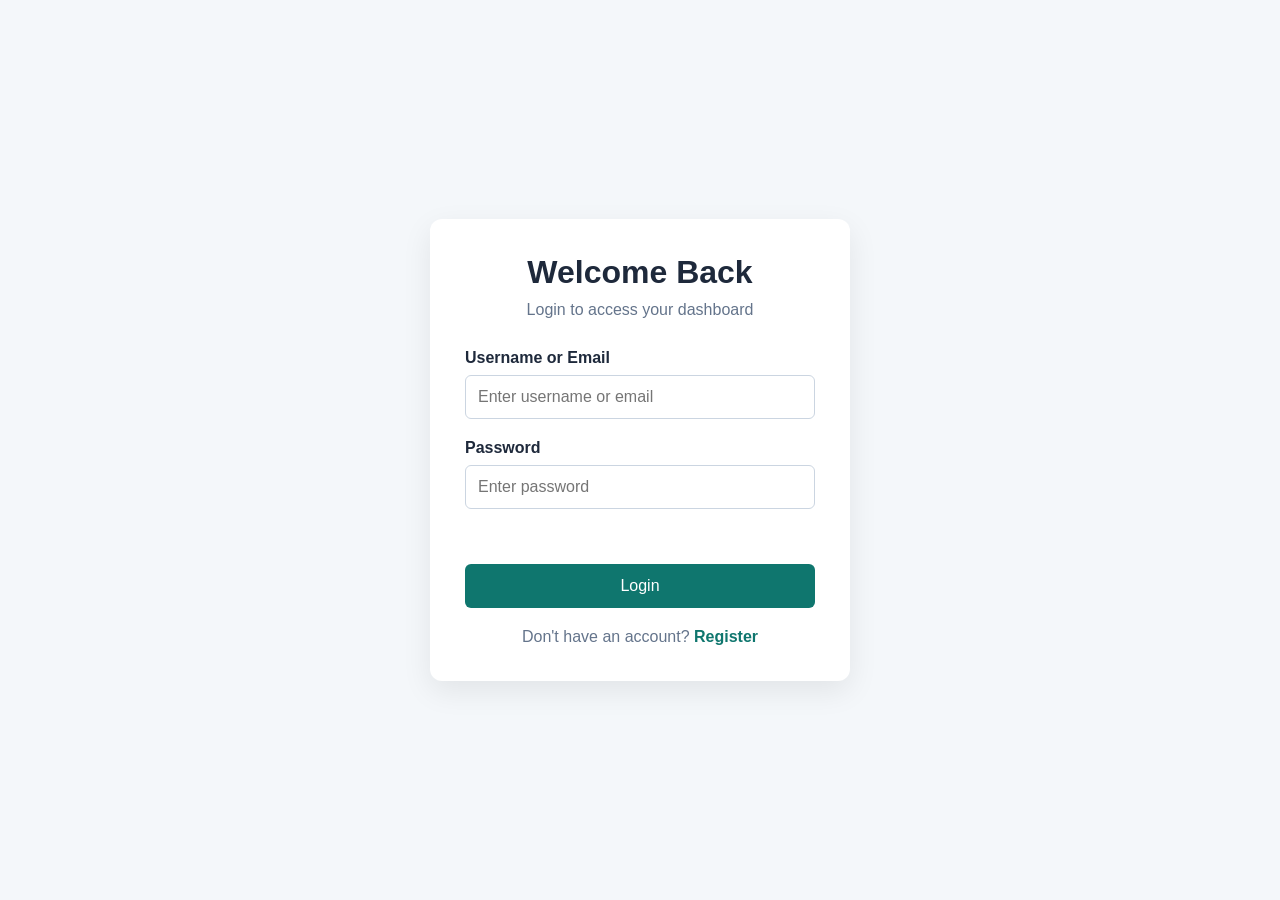
<file: Login-page/index.html>
<!DOCTYPE html>
<html lang="en">
<head>
    <meta charset="UTF-8">
    <meta name="viewport" content="width=device-width, initial-scale=1.0">

    <title>Login</title>

    <link rel="stylesheet" href="style.css">
</head>

<body>

    <div class="auth-container">

        <div class="auth-card">

            <h1>Welcome Back</h1>

            <p class="subtitle">
                Login to access your dashboard
            </p>


            <form id="loginForm">

                <div class="form-group">

                    <label for="loginUsername">
                        Username or Email
                    </label>

                    <input
                        type="text"
                        id="loginUsername"
                        placeholder="Enter username or email"
                    >

                </div>


                <div class="form-group">

                    <label for="loginPassword">
                        Password
                    </label>

                    <input
                        type="password"
                        id="loginPassword"
                        placeholder="Enter password"
                    >

                </div>


                <p id="loginMessage" class="message"></p>


                <button type="submit" class="btn">
                    Login
                </button>

            </form>


            <p class="switch-page">
                Don't have an account?
                <a href="register.html">Register</a>
            </p>

        </div>

    </div>


    <script src="script.js"></script>

</body>
</html>
</file>
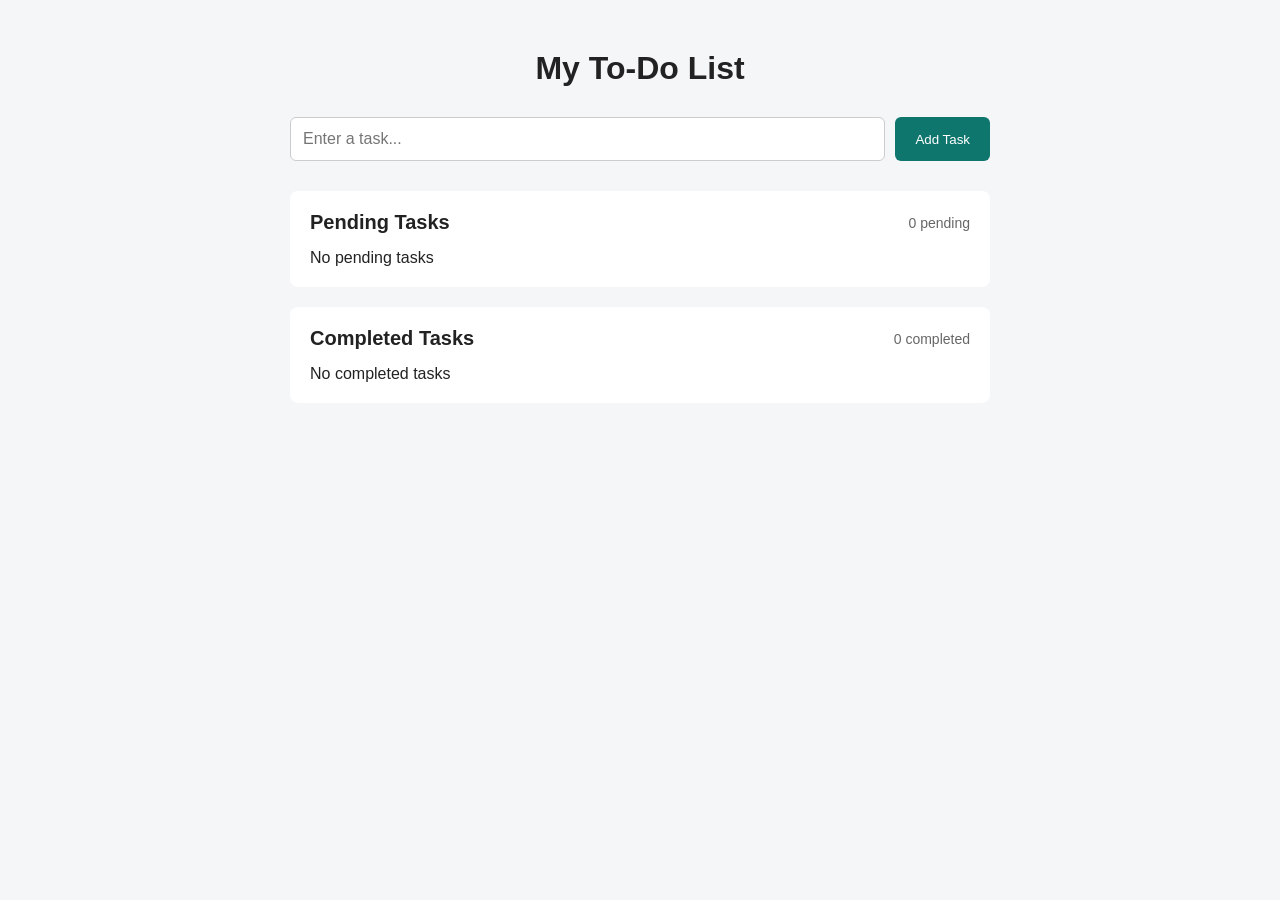
<file: to-do list/index.html>
<!DOCTYPE html>
<html lang="en">
<head>
    <meta charset="UTF-8">
    <meta name="viewport" content="width=device-width, initial-scale=1.0">

    <title>My To-Do List</title>

    <link rel="stylesheet" href="style.css">
</head>

<body>

    <main class="todo-container">

        <h1>My To-Do List</h1>

        <!-- Add Task -->
        <div class="task-input">
            <input
                type="text"
                id="taskInput"
                placeholder="Enter a task..."
            >

            <button id="addTaskBtn">
                Add Task
            </button>
        </div>


        <!-- Pending Tasks -->
        <section class="task-section">

            <div class="section-header">
                <h2>Pending Tasks</h2>

                <span id="pendingCount">
                    0 pending
                </span>
            </div>

            <ul id="pendingList"></ul>

            <p id="pendingEmpty">
                No pending tasks
            </p>

        </section>


        <!-- Completed Tasks -->
        <section class="task-section">

            <div class="section-header">
                <h2>Completed Tasks</h2>

                <span id="completedCount">
                    0 completed
                </span>
            </div>

            <ul id="completedList"></ul>

            <p id="completedEmpty">
                No completed tasks
            </p>

        </section>

    </main>


    <script src="script.js"></script>

</body>
</html>
</file>
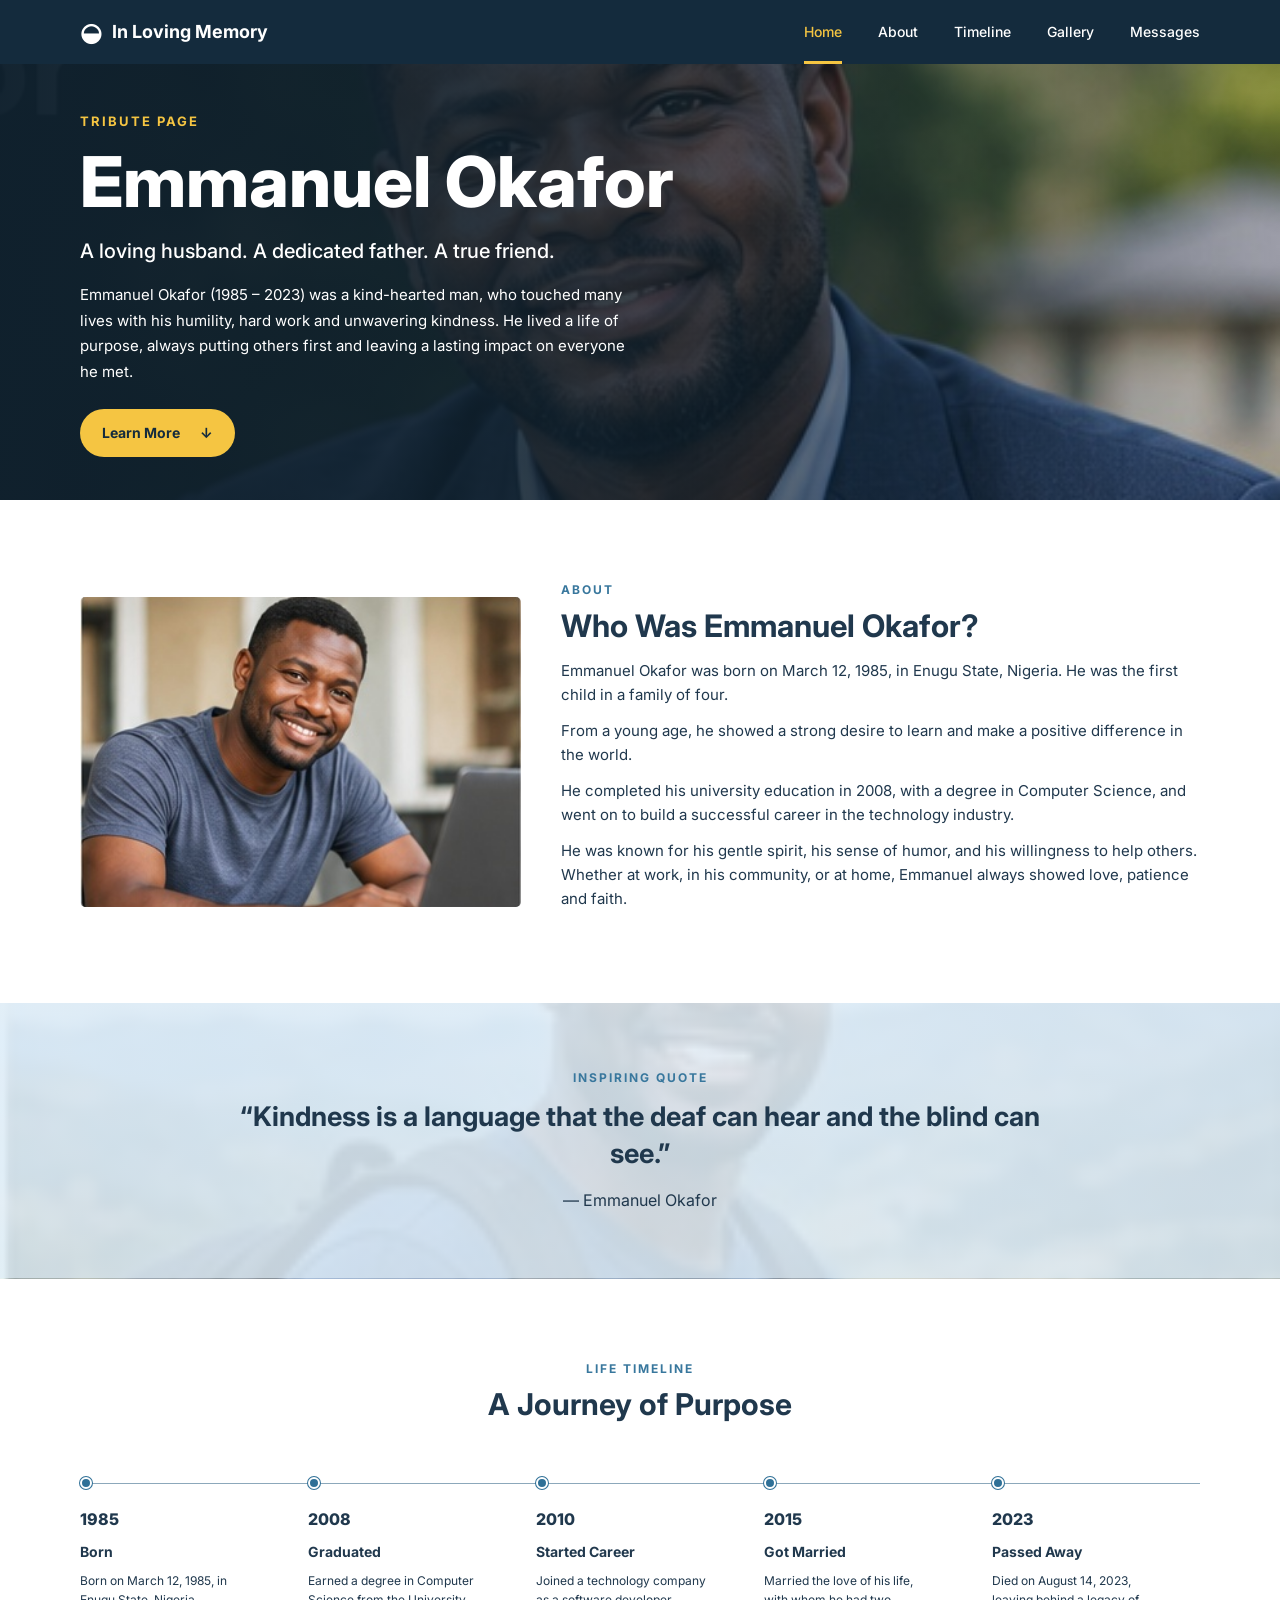
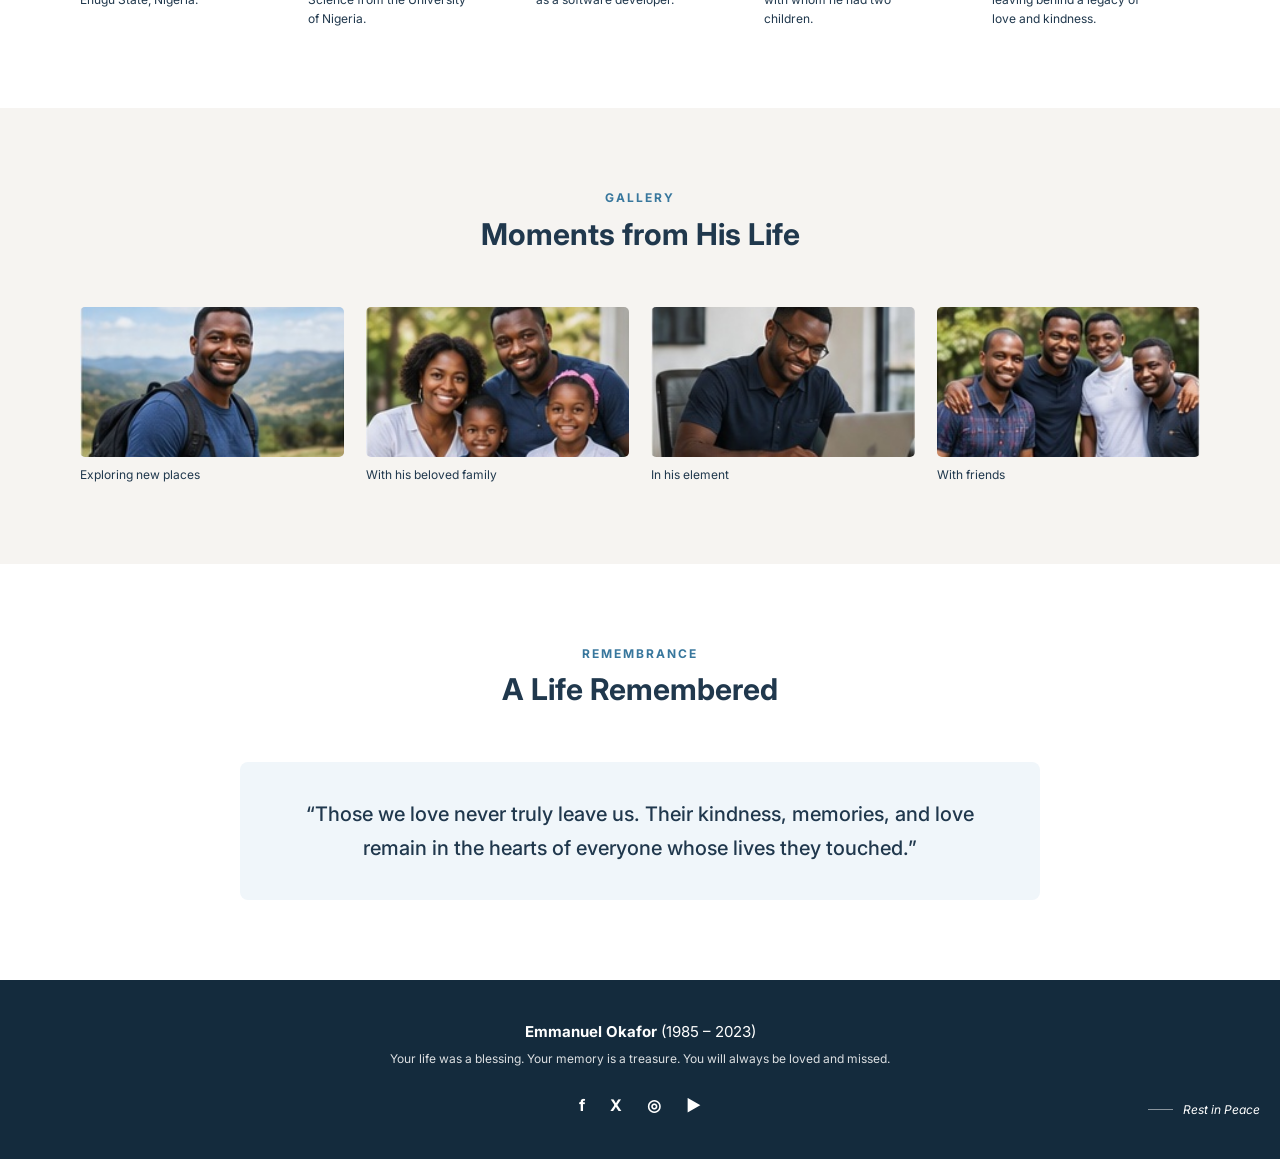
<file: tribute page/index.html>
<!DOCTYPE html>
<html lang="en">
<head>
    <meta charset="UTF-8">

    <meta
        name="viewport"
        content="width=device-width, initial-scale=1.0"
    >

    <title>In Loving Memory | Emmanuel Okafor</title>

    <!-- Google Font -->
    <link
        href="https://fonts.googleapis.com/css2?family=Inter:wght@400;500;600;700;800&display=swap"
        rel="stylesheet"
    >

    <!-- CSS -->
    <link rel="stylesheet" href="style.css">
</head>

<body>

    <!-- =========================
         NAVBAR
    ========================== -->

    <header class="navbar">

        <div class="nav-container">

            <a href="#home" class="logo">
                <span class="logo-icon">◒</span>
                <span>In Loving Memory</span>
            </a>

            <button class="menu-btn" id="menuBtn">
                ☰
            </button>

            <nav id="navMenu">

                <a href="#home" class="active">
                    Home
                </a>

                <a href="#about">
                    About
                </a>

                <a href="#timeline">
                    Timeline
                </a>

                <a href="#gallery">
                    Gallery
                </a>

                <a href="#messages">
                    Messages
                </a>

            </nav>

        </div>

    </header>


    <!-- =========================
         HERO SECTION
    ========================== -->

    <section class="hero" id="home">

        <div class="hero-overlay"></div>

        <div class="hero-container">

            <div class="hero-content">

                <span class="small-title">
                    TRIBUTE PAGE
                </span>

                <h1>
                    Emmanuel Okafor
                </h1>

                <h2>
                    A loving husband. A dedicated father. A true friend.
                </h2>

                <p>
                    Emmanuel Okafor (1985 – 2023) was a kind-hearted man,
                    who touched many lives with his humility, hard work
                    and unwavering kindness. He lived a life of purpose,
                    always putting others first and leaving a lasting
                    impact on everyone he met.
                </p>

                <a href="#about" class="hero-button">
                    Learn More
                    <span>↓</span>
                </a>

            </div>

        </div>

    </section>


    <!-- =========================
         ABOUT SECTION
    ========================== -->

    <section class="about section" id="about">

        <div class="container about-container">

            <div class="about-image">

                <img
                    src="images/emmanuel-about.jpg"
                    alt="Emmanuel Okafor smiling"
                >

            </div>

            <div class="about-content">

                <span class="section-label">
                    ABOUT
                </span>

                <h2>
                    Who Was Emmanuel Okafor?
                </h2>

                <p>
                    Emmanuel Okafor was born on March 12, 1985,
                    in Enugu State, Nigeria. He was the first child
                    in a family of four.
                </p>

                <p>
                    From a young age, he showed a strong desire
                    to learn and make a positive difference in
                    the world.
                </p>

                <p>
                    He completed his university education in 2008,
                    with a degree in Computer Science, and went on
                    to build a successful career in the technology
                    industry.
                </p>

                <p>
                    He was known for his gentle spirit, his sense
                    of humor, and his willingness to help others.
                    Whether at work, in his community, or at home,
                    Emmanuel always showed love, patience and faith.
                </p>

            </div>

        </div>

    </section>


    <!-- =========================
         QUOTE SECTION
    ========================== -->

    <section class="quote-section">

        <div class="quote-container">

            <span class="section-label">
                INSPIRING QUOTE
            </span>

            <blockquote>
                “Kindness is a language that the deaf can hear
                and the blind can see.”
            </blockquote>

            <p>
                — Emmanuel Okafor
            </p>

        </div>

    </section>


    <!-- =========================
         TIMELINE
    ========================== -->

    <section class="timeline section" id="timeline">

        <div class="container">

            <div class="section-heading">

                <span class="section-label">
                    LIFE TIMELINE
                </span>

                <h2>
                    A Journey of Purpose
                </h2>

            </div>


            <div class="timeline-wrapper">

                <!-- 1985 -->

                <div class="timeline-item">

                    <div class="timeline-dot"></div>

                    <span class="year">
                        1985
                    </span>

                    <h3>
                        Born
                    </h3>

                    <p>
                        Born on March 12, 1985,
                        in Enugu State, Nigeria.
                    </p>

                </div>


                <!-- 2008 -->

                <div class="timeline-item">

                    <div class="timeline-dot"></div>

                    <span class="year">
                        2008
                    </span>

                    <h3>
                        Graduated
                    </h3>

                    <p>
                        Earned a degree in Computer Science
                        from the University of Nigeria.
                    </p>

                </div>


                <!-- 2010 -->

                <div class="timeline-item">

                    <div class="timeline-dot"></div>

                    <span class="year">
                        2010
                    </span>

                    <h3>
                        Started Career
                    </h3>

                    <p>
                        Joined a technology company
                        as a software developer.
                    </p>

                </div>


                <!-- 2015 -->

                <div class="timeline-item">

                    <div class="timeline-dot"></div>

                    <span class="year">
                        2015
                    </span>

                    <h3>
                        Got Married
                    </h3>

                    <p>
                        Married the love of his life,
                        with whom he had two children.
                    </p>

                </div>


                <!-- 2023 -->

                <div class="timeline-item">

                    <div class="timeline-dot"></div>

                    <span class="year">
                        2023
                    </span>

                    <h3>
                        Passed Away
                    </h3>

                    <p>
                        Died on August 14, 2023,
                        leaving behind a legacy of
                        love and kindness.
                    </p>

                </div>

            </div>

        </div>

    </section>


    <!-- =========================
         GALLERY
    ========================== -->

    <section class="gallery section" id="gallery">

        <div class="container">

            <div class="section-heading">

                <span class="section-label">
                    GALLERY
                </span>

                <h2>
                    Moments from His Life
                </h2>

            </div>


            <div class="gallery-grid">

                <!-- IMAGE 1 -->

                <div class="gallery-item">

                    <img
                        src="images/gallery-1.jpg"
                        alt="Emmanuel exploring new places"
                    >

                    <p>
                        Exploring new places
                    </p>

                </div>


                <!-- IMAGE 2 -->

                <div class="gallery-item">

                    <img
                        src="images/gallery-2.jpg"
                        alt="Emmanuel with his family"
                    >

                    <p>
                        With his beloved family
                    </p>

                </div>


                <!-- IMAGE 3 -->

                <div class="gallery-item">

                    <img
                        src="images/gallery-3.jpg"
                        alt="Emmanuel working"
                    >

                    <p>
                        In his element
                    </p>

                </div>


                <!-- IMAGE 4 -->

                <div class="gallery-item">

                    <img
                        src="images/gallery-4.jpg"
                        alt="Emmanuel with friends"
                    >

                    <p>
                        With friends
                    </p>

                </div>

            </div>

        </div>

    </section>


    <!-- =========================
         MESSAGES SECTION
    ========================== -->

    <section class="messages section" id="messages">

        <div class="container">

            <div class="section-heading">

                <span class="section-label">
                    REMEMBRANCE
                </span>

                <h2>
                    A Life Remembered
                </h2>

            </div>

            <div class="message-box">

                <p>
                    “Those we love never truly leave us.
                    Their kindness, memories, and love
                    remain in the hearts of everyone
                    whose lives they touched.”
                </p>

            </div>

        </div>

    </section>


    <!-- =========================
         FOOTER
    ========================== -->

    <footer>

        <div class="footer-container">

            <h3>
                Emmanuel Okafor
                <span>(1985 – 2023)</span>
            </h3>

            <p>
                Your life was a blessing.
                Your memory is a treasure.
                You will always be loved and missed.
            </p>

            <div class="social-icons">

                <a href="#">f</a>

                <a href="#">X</a>

                <a href="#">◎</a>

                <a href="#">▶</a>

            </div>

            <div class="rest">

                <span></span>

                <i>
                    Rest in Peace
                </i>

            </div>

        </div>

    </footer>


    <!-- JavaScript -->
    <script src="index.js"></script>

</body>
</html>
</file>
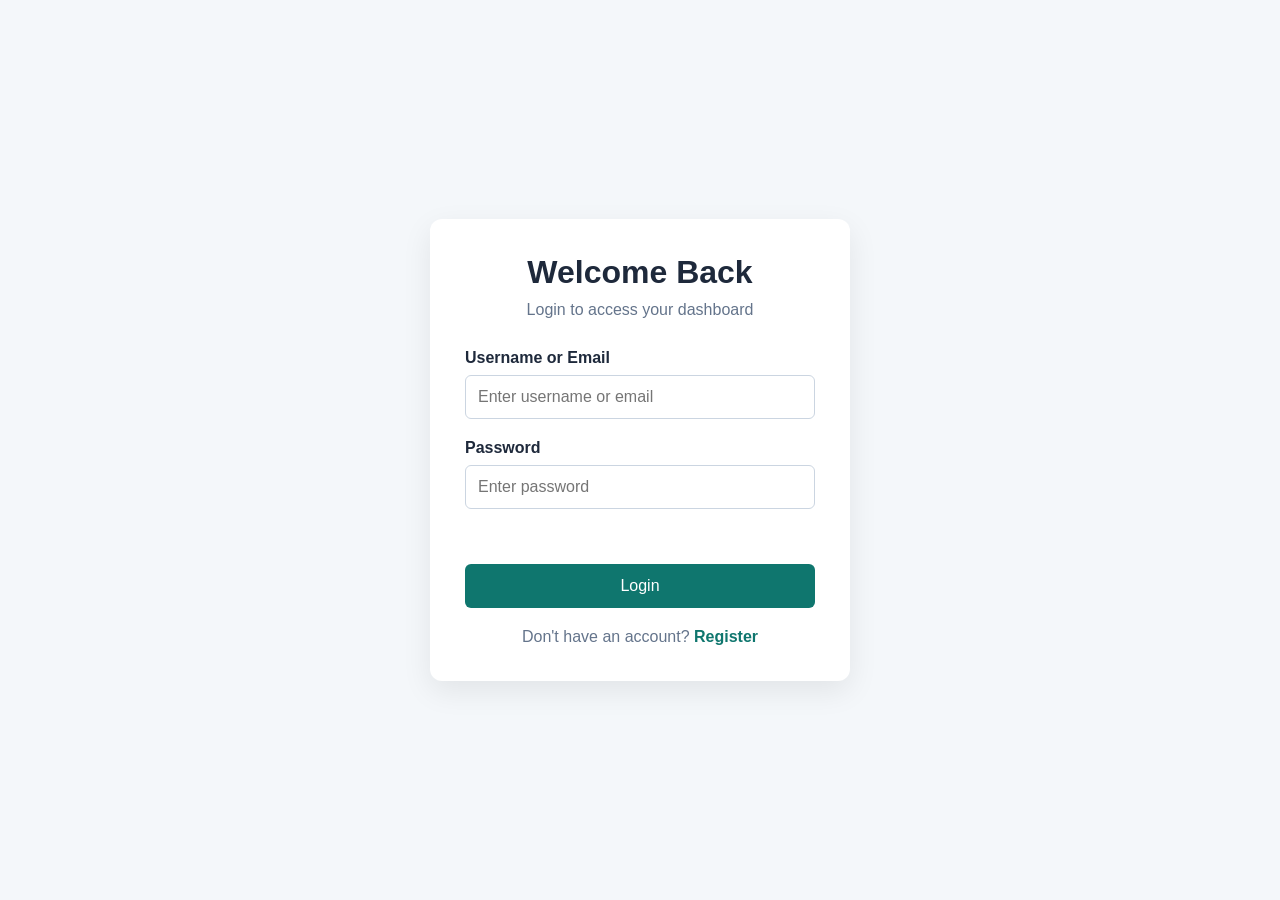
<file: Login-page/dashboard.html>
<!DOCTYPE html>
<html lang="en">
<head>

    <meta charset="UTF-8">

    <meta
        name="viewport"
        content="width=device-width, initial-scale=1.0"
    >

    <title>Dashboard</title>

    <link rel="stylesheet" href="style.css">

</head>

<body>

    <div class="dashboard">

        <div class="dashboard-card">

            <h1>Dashboard</h1>

            <p id="welcomeMessage">
                Welcome!
            </p>

            <p>
                You have successfully logged in.
            </p>

            <button id="logoutBtn" class="btn logout-btn">
                Logout
            </button>

        </div>

    </div>


    <script src="script.js"></script>

</body>
</html>
</file>
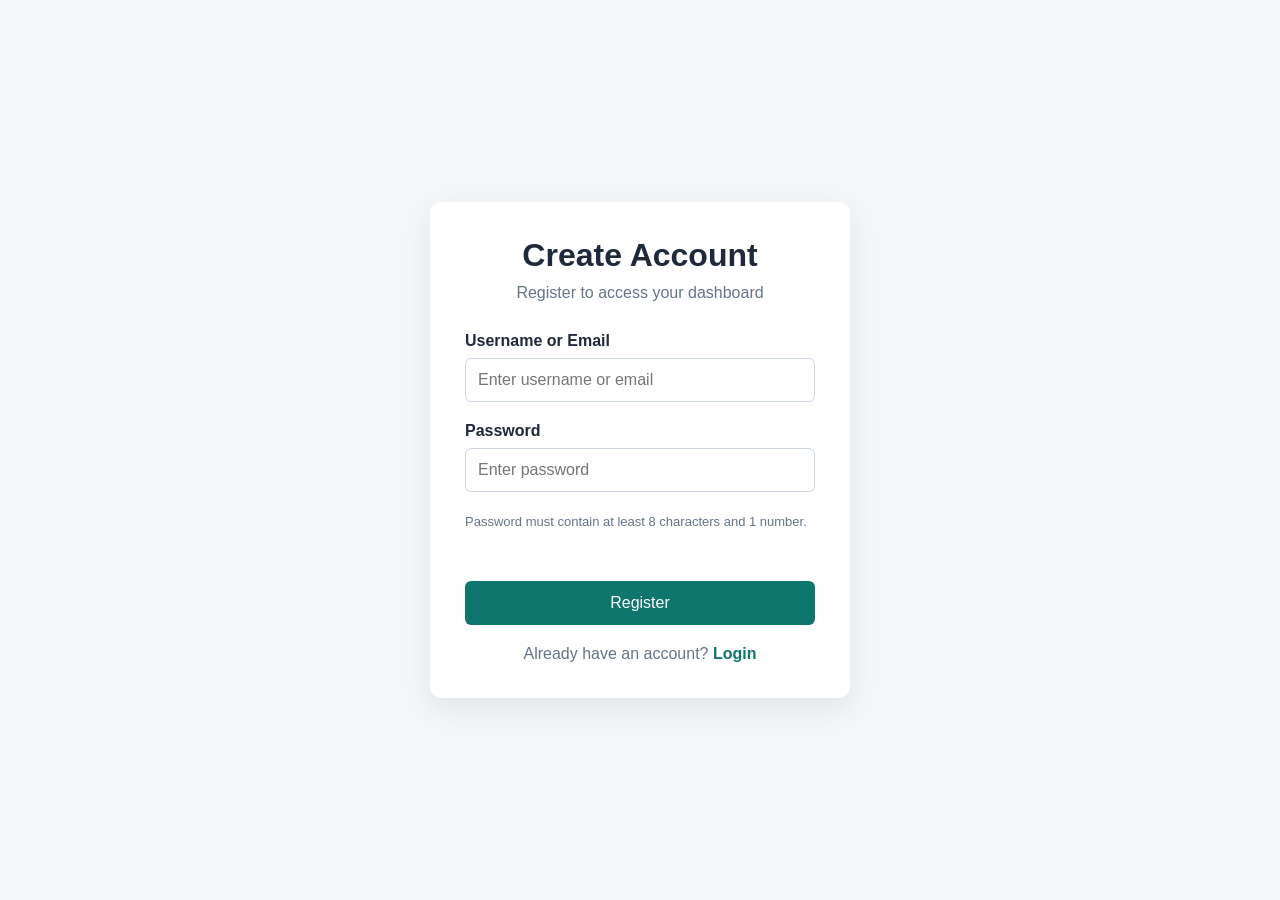
<file: Login-page/register.html>
<!DOCTYPE html>
<html lang="en">
<head>
    <meta charset="UTF-8">
    <meta name="viewport" content="width=device-width, initial-scale=1.0">
    <title>Register</title>

    <link rel="stylesheet" href="style.css">
</head>

<body>

    <div class="auth-container">

        <div class="auth-card">

            <h1>Create Account</h1>

            <p class="subtitle">
                Register to access your dashboard
            </p>

            <form id="registerForm">

                <div class="form-group">
                    <label for="registerUsername">
                        Username or Email
                    </label>

                    <input
                        type="text"
                        id="registerUsername"
                        placeholder="Enter username or email"
                    >
                </div>


                <div class="form-group">
                    <label for="registerPassword">
                        Password
                    </label>

                    <input
                        type="password"
                        id="registerPassword"
                        placeholder="Enter password"
                    >
                </div>


                <p class="password-info">
                    Password must contain at least 8 characters
                    and 1 number.
                </p>


                <p id="registerMessage" class="message"></p>


                <button type="submit" class="btn">
                    Register
                </button>

            </form>


            <p class="switch-page">
                Already have an account?
                <a href="index.html">Login</a>
            </p>

        </div>

    </div>


    <script src="script.js"></script>

</body>
</html>
</file>
<file: Login-page/style.css>
* {
    margin: 0;
    padding: 0;
    box-sizing: border-box;
}


body {
    font-family: Arial, sans-serif;
    background-color: #f4f7fa;
    color: #1e293b;
}


/* AUTH PAGES */

.auth-container {
    min-height: 100vh;

    display: flex;
    justify-content: center;
    align-items: center;

    padding: 20px;
}


.auth-card {
    width: 100%;
    max-width: 420px;

    background-color: white;

    padding: 35px;

    border-radius: 12px;

    box-shadow: 0 10px 30px rgba(0, 0, 0, 0.08);
}


.auth-card h1 {
    text-align: center;
    margin-bottom: 10px;
}


.subtitle {
    text-align: center;

    color: #64748b;

    margin-bottom: 30px;
}


/* FORM */

.form-group {
    margin-bottom: 20px;
}


.form-group label {
    display: block;

    margin-bottom: 8px;

    font-weight: bold;
}


.form-group input {
    width: 100%;

    padding: 12px;

    border: 1px solid #cbd5e1;

    border-radius: 6px;

    font-size: 16px;

    outline: none;
}


.form-group input:focus {
    border-color: #0f766e;
}


.password-info {
    font-size: 13px;

    color: #64748b;

    margin-bottom: 15px;

    line-height: 1.5;
}


/* BUTTON */

.btn {
    width: 100%;

    padding: 13px;

    border: none;

    border-radius: 6px;

    background-color: #0f766e;

    color: white;

    font-size: 16px;

    cursor: pointer;
}


.btn:hover {
    background-color: #115e59;
}


/* MESSAGES */

.message {
    min-height: 20px;

    margin-bottom: 15px;

    font-size: 14px;
}


.success {
    color: #15803d;
}


.error {
    color: #dc2626;
}


/* SWITCH LOGIN / REGISTER */

.switch-page {
    text-align: center;

    margin-top: 20px;

    color: #64748b;
}


.switch-page a {
    color: #0f766e;

    font-weight: bold;

    text-decoration: none;
}


/* DASHBOARD */

.dashboard {
    min-height: 100vh;

    display: flex;

    justify-content: center;

    align-items: center;

    padding: 20px;
}


.dashboard-card {
    width: 100%;

    max-width: 500px;

    background-color: white;

    padding: 40px;

    border-radius: 12px;

    text-align: center;

    box-shadow: 0 10px 30px rgba(0, 0, 0, 0.08);
}


.dashboard-card h1 {
    margin-bottom: 20px;
}


.dashboard-card p {
    margin-bottom: 15px;

    color: #64748b;
}


.logout-btn {
    margin-top: 20px;
}
</file>
<file: to-do list/style.css>
* {
    margin: 0;
    padding: 0;
    box-sizing: border-box;
}

body {
    font-family: Arial, sans-serif;
    background: #f4f6f8;
    color: #222;
}

.todo-container {
    width: 90%;
    max-width: 700px;
    margin: 50px auto;
}

h1 {
    text-align: center;
    margin-bottom: 30px;
}


/* Add Task */

.task-input {
    display: flex;
    gap: 10px;
    margin-bottom: 30px;
}

.task-input input {
    flex: 1;
    padding: 12px;

    border: 1px solid #ccc;
    border-radius: 6px;

    font-size: 16px;
}

.task-input button {
    padding: 12px 20px;

    border: none;
    border-radius: 6px;

    background: #0F766E;
    color: white;

    cursor: pointer;
}

.task-input button:hover {
    background: #1d4ed8;
}


/* Sections */

.task-section {
    background: white;

    padding: 20px;
    margin-bottom: 20px;

    border-radius: 8px;
}

.section-header {
    display: flex;
    justify-content: space-between;
    align-items: center;

    margin-bottom: 15px;
}

.section-header h2 {
    font-size: 20px;
}

.section-header span {
    font-size: 14px;
    color: #666;
}


/* Task list */

ul {
    list-style: none;
}


/* Individual task */

.task-item {
    display: flex;
    align-items: center;
    gap: 10px;

    padding: 12px;

    border-bottom: 1px solid #eee;
}

.task-text {
    flex: 1;
}


/* Completed task */

.completed .task-text {
    text-decoration: line-through;
    color: #888;
}


/* Buttons */

.task-item button {
    border: none;
    padding: 6px 10px;

    border-radius: 5px;

    cursor: pointer;
}

.edit-btn {
    background: #facc15;
}

.delete-btn {
    background: #ef4444;
    color: white;
}


/* Timestamp */

.task-time {
    font-size: 12px;
    color: #999;
}


/* Empty messages */

.empty-message {
    color: #888;
    text-align: center;
    padding: 15px;
}
</file>
<file: tribute page/style.css>
/* =========================
   RESET
========================= */

* {
    margin: 0;
    padding: 0;
    box-sizing: border-box;
}

html {
    scroll-behavior: smooth;
}

body {
    font-family: "Inter", sans-serif;
    color: #20384d;
    background: #ffffff;
    line-height: 1.6;
}

img {
    width: 100%;
    display: block;
}

a {
    text-decoration: none;
    color: inherit;
}


/* =========================
   GENERAL
========================= */

.container {
    width: min(1120px, 90%);
    margin: auto;
}

.section {
    padding: 80px 0;
}

.section-label {
    display: block;
    color: #38779d;
    font-size: 12px;
    font-weight: 700;
    letter-spacing: 2px;
    margin-bottom: 8px;
}

.section-heading {
    text-align: center;
    margin-bottom: 55px;
}

.section-heading h2 {
    font-size: 30px;
    line-height: 1.2;
}


/* =========================
   NAVBAR
========================= */

.navbar {
    position: fixed;
    width: 100%;
    top: 0;
    left: 0;
    z-index: 1000;

    background: #142b3d;
    color: white;
}

.nav-container {
    width: min(1120px, 90%);
    height: 64px;
    margin: auto;

    display: flex;
    align-items: center;
    justify-content: space-between;
}

.logo {
    display: flex;
    align-items: center;
    gap: 10px;

    font-size: 18px;
    font-weight: 700;
}

.logo-icon {
    font-size: 25px;
}

nav {
    display: flex;
    align-items: center;
    gap: 36px;
}

nav a {
    height: 64px;

    display: flex;
    align-items: center;

    font-size: 14px;
    font-weight: 500;

    position: relative;
}

nav a::after {
    content: "";

    position: absolute;

    bottom: 0;
    left: 0;

    width: 0;
    height: 3px;

    background: #f5c542;

    transition: 0.3s;
}

nav a:hover::after,
nav a.active::after {
    width: 100%;
}

nav a.active {
    color: #f5c542;
}

.menu-btn {
    display: none;

    border: none;
    background: none;

    color: white;
    font-size: 25px;

    cursor: pointer;
}


/* =========================
   HERO
========================= */

.hero {
    min-height: 500px;

    position: relative;

    display: flex;
    align-items: center;

    background-image:
        url("images/emmanuel-hero.jpg");

    background-size: cover;
    background-position: center;
}

.hero-overlay {
    position: absolute;
    inset: 0;

    background:
        linear-gradient(
            90deg,
            rgba(15, 32, 45, 0.98) 0%,
            rgba(15, 32, 45, 0.85) 45%,
            rgba(15, 32, 45, 0.15) 100%
        );
}

.hero-container {
    width: min(1120px, 90%);
    margin: auto;

    position: relative;
    z-index: 2;
}

.hero-content {
    width: 55%;
    padding-top: 65px;

    color: white;
}

.small-title {
    color: #f5c542;

    font-size: 13px;
    font-weight: 700;

    letter-spacing: 2px;
}

.hero h1 {
    font-size: clamp(48px, 6vw, 70px);
    line-height: 1.1;

    margin: 10px 0 15px;

    font-weight: 800;
}

.hero h2 {
    font-size: 20px;
    font-weight: 500;

    margin-bottom: 15px;
}

.hero p {
    max-width: 560px;

    font-size: 15px;
    line-height: 1.7;

    margin-bottom: 25px;
}

.hero-button {
    display: inline-flex;
    align-items: center;
    gap: 20px;

    padding: 13px 22px;

    border-radius: 30px;

    background: #f5c542;
    color: #142b3d;

    font-size: 14px;
    font-weight: 700;

    transition: 0.3s;
}

.hero-button:hover {
    transform: translateY(-3px);
    background: #ffffff;
}


/* =========================
   ABOUT
========================= */

.about-container {
    display: grid;
    grid-template-columns: 1fr 1.45fr;
    gap: 40px;

    align-items: center;
}

.about-image img {
    height: 310px;

    object-fit: cover;

    border-radius: 5px;
}

.about-content h2 {
    font-size: 31px;
    line-height: 1.2;

    margin-bottom: 15px;
}

.about-content p {
    font-size: 15px;
    margin-bottom: 12px;
}


/* =========================
   QUOTE
========================= */

.quote-section {
    padding: 65px 20px;

    text-align: center;

    background:
        linear-gradient(
            rgba(224, 238, 248, 0.88),
            rgba(224, 238, 248, 0.88)
        ),
        url("images/gallery-1.jpg");

    background-size: cover;
    background-position: center;
}

.quote-container {
    max-width: 850px;
    margin: auto;
}

.quote-section blockquote {
    font-size: 27px;

    font-weight: 700;

    line-height: 1.4;

    margin: 10px 0 15px;
}


/* =========================
   TIMELINE
========================= */

.timeline {
    background: #ffffff;
}

.timeline-wrapper {
    display: grid;

    grid-template-columns:
        repeat(5, 1fr);

    gap: 20px;

    position: relative;
}

.timeline-wrapper::before {
    content: "";

    position: absolute;

    top: 6px;
    left: 0;
    right: 0;

    height: 1px;

    background: #8ca8bb;
}

.timeline-item {
    position: relative;
    padding-top: 30px;
}

.timeline-dot {
    position: absolute;

    top: 0;
    left: 0;

    width: 12px;
    height: 12px;

    border-radius: 50%;

    background: #2f7097;

    border: 2px solid white;

    box-shadow: 0 0 0 1px #2f7097;
}

.year {
    display: block;

    font-size: 16px;
    font-weight: 800;

    margin-bottom: 8px;
}

.timeline-item h3 {
    font-size: 14px;

    margin-bottom: 8px;
}

.timeline-item p {
    font-size: 12px;

    max-width: 170px;
}


/* =========================
   GALLERY
========================= */

.gallery {
    background: #f6f4f1;
}

.gallery-grid {
    display: grid;

    grid-template-columns:
        repeat(4, 1fr);

    gap: 22px;
}

.gallery-item img {
    height: 150px;

    object-fit: cover;

    border-radius: 5px;

    transition: 0.4s;
}

.gallery-item {
    overflow: hidden;
}

.gallery-item:hover img {
    transform: scale(1.04);
}

.gallery-item p {
    font-size: 12px;

    margin-top: 8px;
}


/* =========================
   MESSAGES
========================= */

.messages {
    background: #ffffff;
}

.message-box {
    max-width: 800px;

    margin: auto;

    padding: 35px;

    text-align: center;

    background: #f0f6fa;

    border-radius: 8px;
}

.message-box p {
    font-size: 20px;
    font-weight: 500;

    line-height: 1.7;
}


/* =========================
   FOOTER
========================= */

footer {
    background: #142b3d;

    color: white;

    text-align: center;

    padding: 40px 20px;
}

.footer-container {
    position: relative;
}

footer h3 {
    font-size: 15px;
}

footer h3 span {
    font-weight: 400;
}

footer p {
    font-size: 12px;

    margin-top: 5px;

    opacity: 0.85;
}

.social-icons {
    display: flex;
    justify-content: center;

    gap: 25px;

    margin-top: 25px;
}

.social-icons a {
    font-weight: 700;

    transition: 0.3s;
}

.social-icons a:hover {
    color: #f5c542;

    transform: translateY(-3px);
}

.rest {
    position: absolute;

    right: 0;
    bottom: 0;

    display: flex;
    align-items: center;

    gap: 10px;
}

.rest span {
    width: 25px;
    height: 1px;

    background: white;

    opacity: 0.5;
}

.rest i {
    font-size: 12px;
}


/* =========================
   MOBILE
========================= */

@media (max-width: 800px) {

    .nav-container {
        height: 60px;
    }

    .menu-btn {
        display: block;
    }

    nav {
        position: absolute;

        top: 60px;
        left: 0;

        width: 100%;

        background: #142b3d;

        display: none;

        flex-direction: column;

        gap: 0;
    }

    nav.show {
        display: flex;
    }

    nav a {
        width: 100%;

        height: 50px;

        padding-left: 5%;
    }

    nav a::after {
        display: none;
    }


    /* Hero */

    .hero {
        min-height: 650px;

        background-position: 65% center;
    }

    .hero-overlay {
        background:
            linear-gradient(
                180deg,
                rgba(15, 32, 45, 0.35),
                rgba(15, 32, 45, 0.98) 75%
            );
    }

    .hero-content {
        width: 100%;

        padding-top: 180px;
    }

    .hero h1 {
        font-size: 48px;
    }

    .hero h2 {
        font-size: 18px;
    }


    /* About */

    .about-container {
        grid-template-columns: 1fr;

        gap: 30px;
    }

    .about-image img {
        height: 300px;
    }


    /* Quote */

    .quote-section blockquote {
        font-size: 22px;
    }


    /* Timeline */

    .timeline-wrapper {
        grid-template-columns: 1fr;

        gap: 35px;
    }

    .timeline-wrapper::before {
        top: 0;
        bottom: 0;

        left: 5px;

        width: 1px;
        height: auto;
    }

    .timeline-item {
        padding-left: 30px;
        padding-top: 0;
    }

    .timeline-dot {
        top: 4px;
        left: 0;
    }

    .timeline-item p {
        max-width: 100%;
    }


    /* Gallery */

    .gallery-grid {
        grid-template-columns:
            repeat(2, 1fr);

        gap: 15px;
    }

    .gallery-item img {
        height: 130px;
    }


    /* Footer */

    .rest {
        position: static;

        justify-content: center;

        margin-top: 25px;
    }
}


@media (max-width: 500px) {

    .section {
        padding: 60px 0;
    }

    .gallery-grid {
        grid-template-columns: 1fr;
    }

    .gallery-item img {
        height: 220px;
    }

    .hero h1 {
        font-size: 42px;
    }
}
</file>
